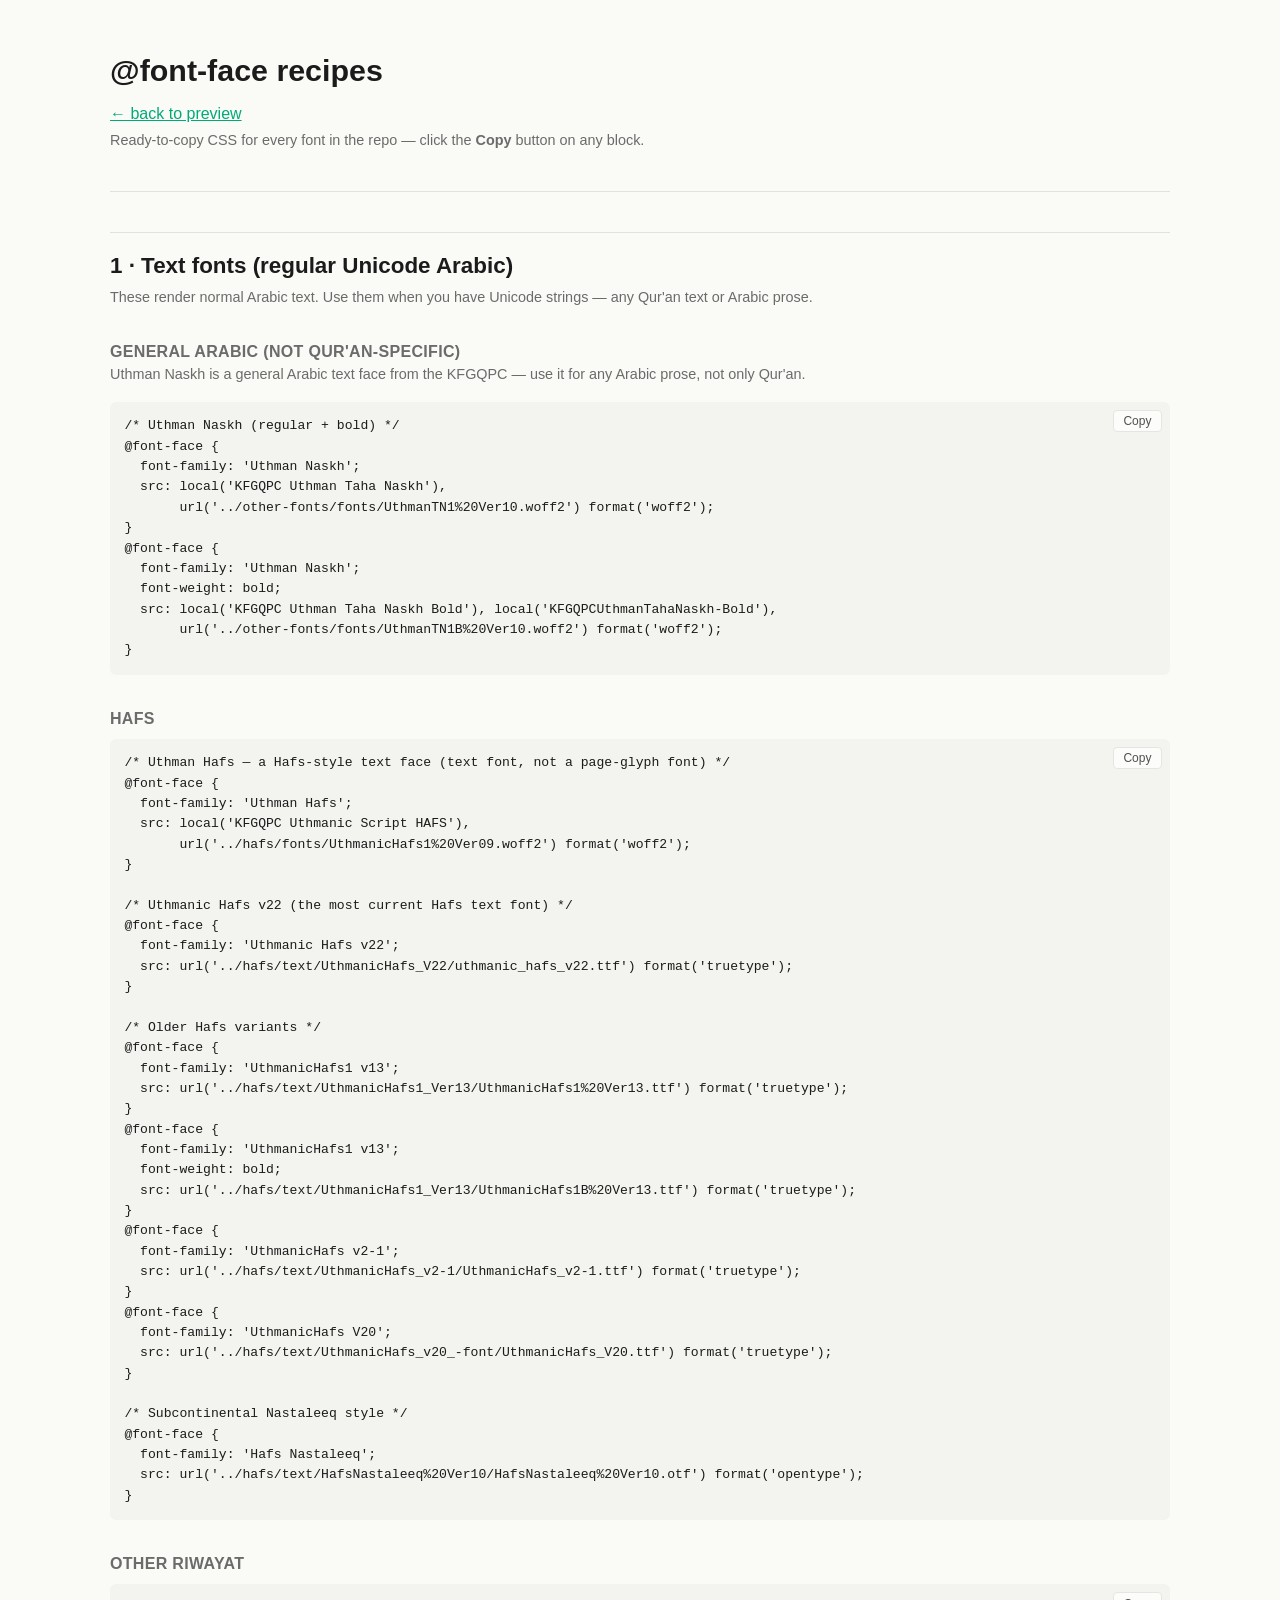
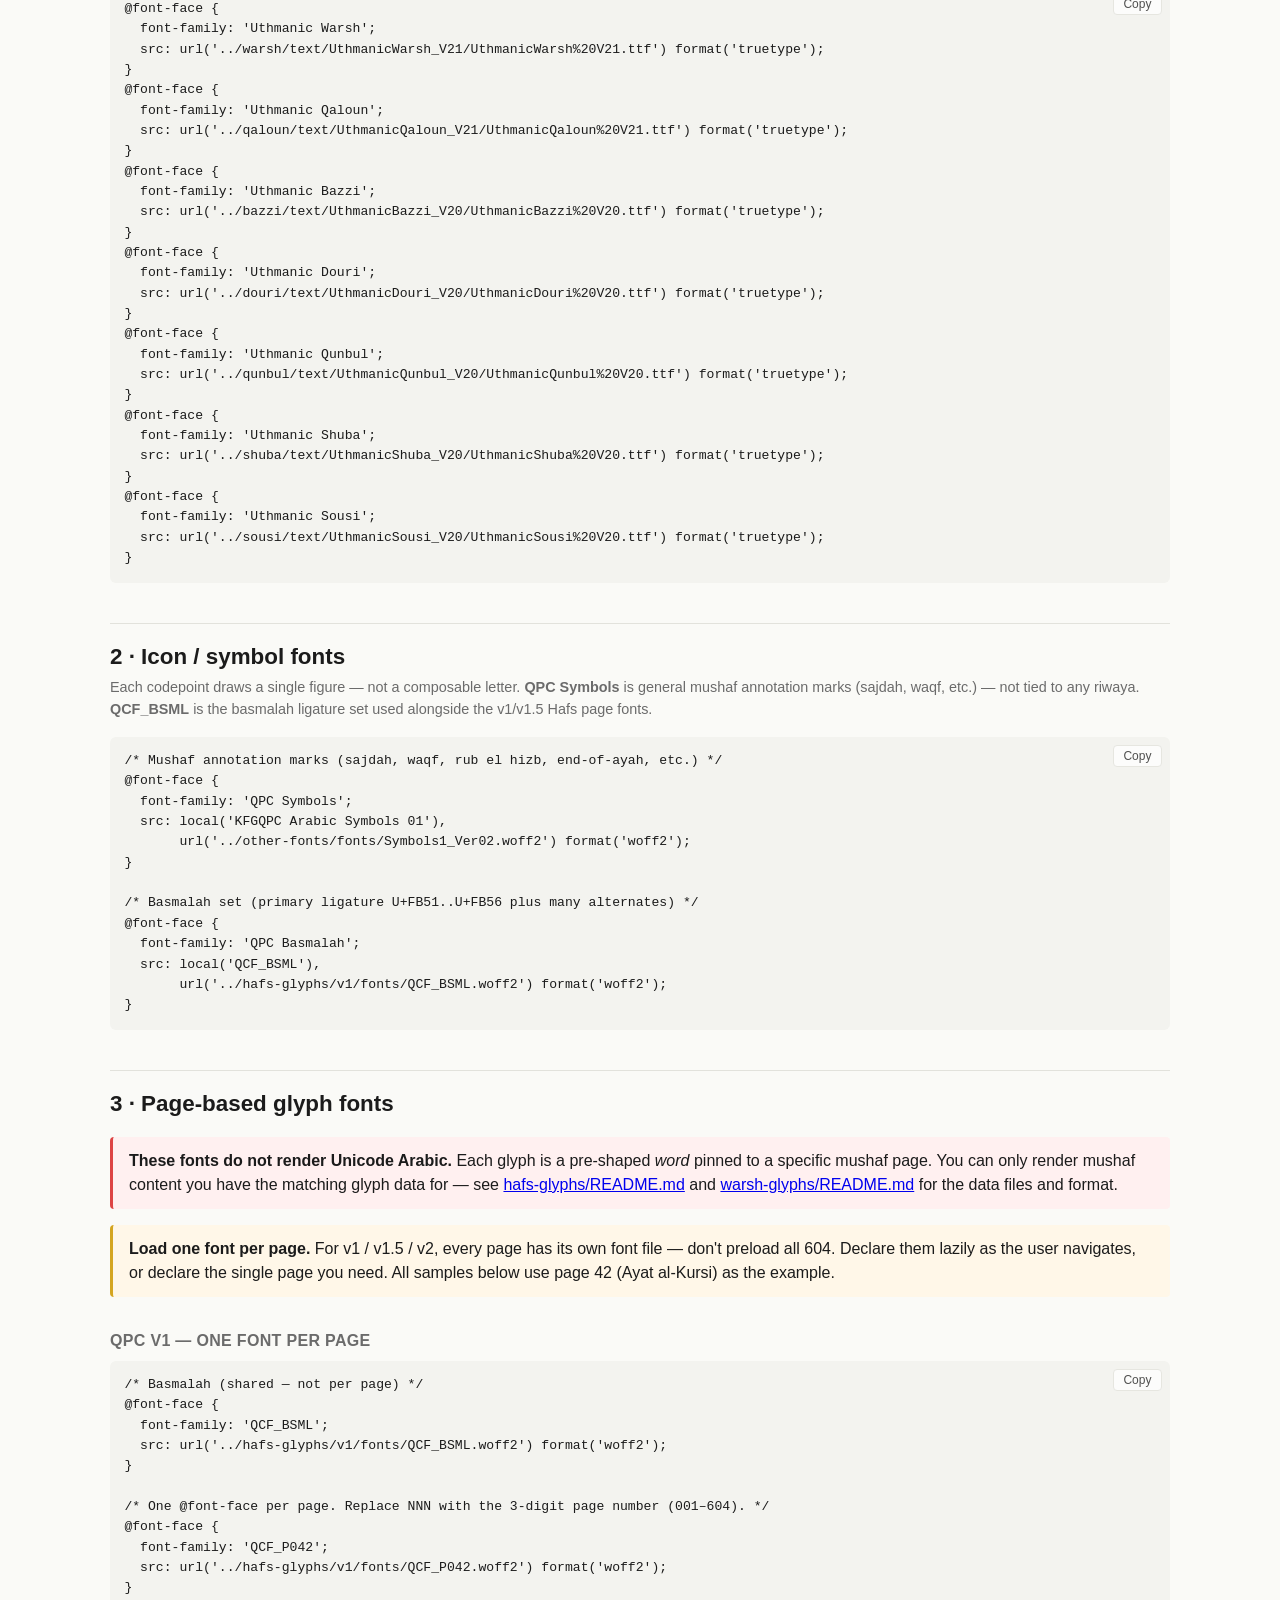
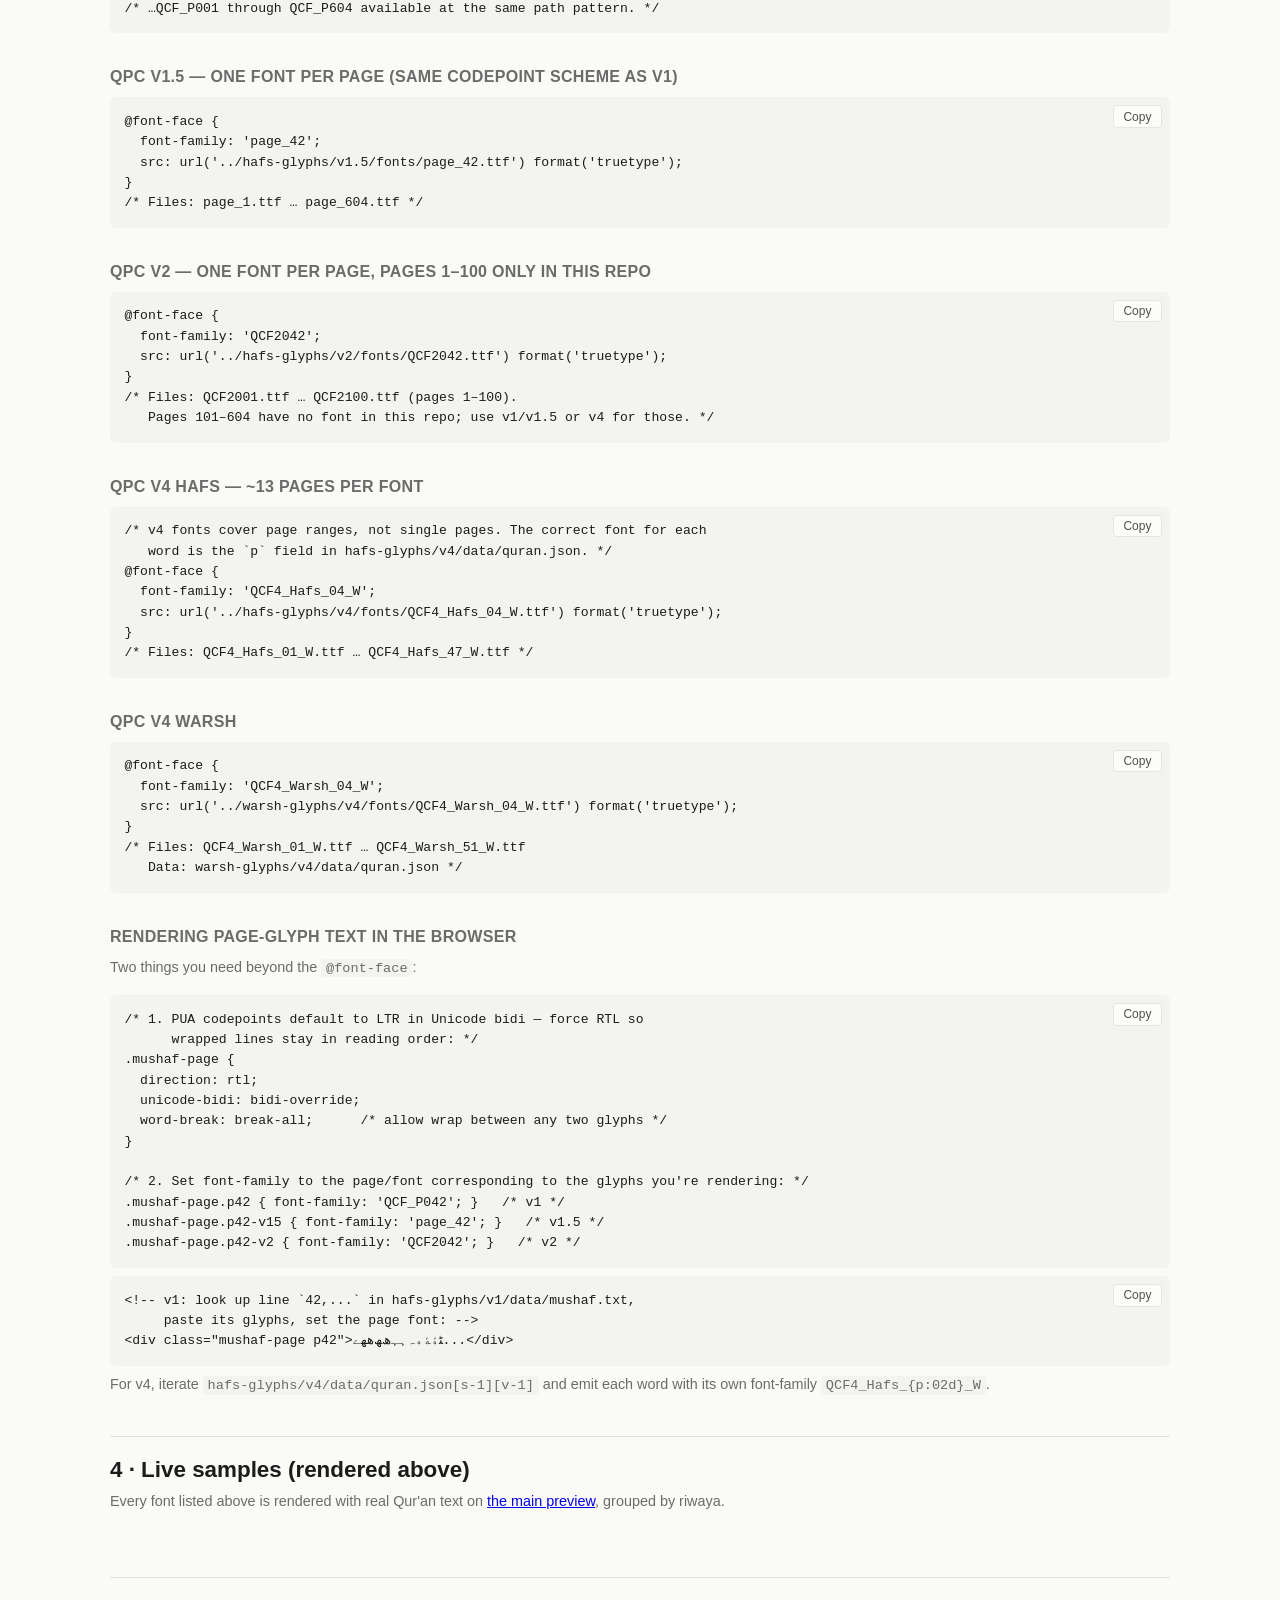
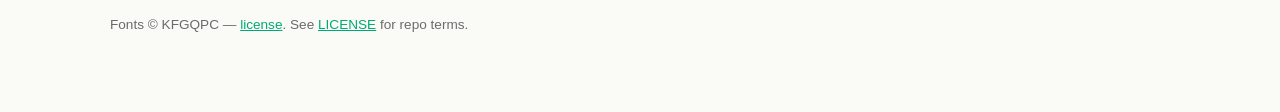
<file: docs/demo.html>
<!doctype html>
<html lang="en">
<head>
<meta charset="utf-8">
<meta name="viewport" content="width=device-width, initial-scale=1">
<title>QPC Fonts — @font-face recipes</title>
<link rel="stylesheet" href="assets/preview.css">
<style>
.codeblock { position: relative; margin: 0.5rem 0; }
.codeblock pre { background: #f3f3ef; border-radius: 6px; padding: 0.9rem 0.9rem 0.9rem 0.9rem; overflow-x: auto; font-size: 0.82rem; line-height: 1.55; margin: 0; }
.codeblock .copy {
  position: absolute; top: 0.5rem; right: 0.5rem;
  background: #fff; border: 1px solid var(--border); color: var(--ink);
  padding: 0.2rem 0.6rem; font-size: 0.75rem; border-radius: 4px;
  cursor: pointer; opacity: 0.75;
}
.codeblock .copy:hover { opacity: 1; border-color: var(--accent); color: var(--accent); }
.codeblock .copy.copied { background: var(--accent); color: #fff; border-color: var(--accent); opacity: 1; }
code { background: #f3f3ef; padding: 0.1rem 0.3rem; border-radius: 3px; font-size: 0.85rem; }
.callout { background: #fff7e8; border-left: 3px solid #d4a520; padding: 0.75rem 1rem; margin: 1rem 0; border-radius: 4px; }
.callout.warn { background: #fff0f0; border-left-color: #d44; }
h3 { margin-top: 2rem; }
</style>
</head>
<body>

<header>
  <h1>@font-face recipes</h1>
  <p><a href="index.html">← back to preview</a></p>
  <p class="muted">Ready-to-copy CSS for every font in the repo — click the <strong>Copy</strong> button on any block.</p>
</header>

<section class="riwaya">
  <h2>1 · Text fonts (regular Unicode Arabic)</h2>
  <p class="muted">These render normal Arabic text. Use them when you have Unicode strings — any Qur'an text or Arabic prose.</p>

  <h3>General Arabic (not Qur'an-specific)</h3>
  <p class="muted" style="margin-top:-0.5rem">Uthman Naskh is a general Arabic text face from the KFGQPC — use it for any Arabic prose, not only Qur'an.</p>
<div class="codeblock"><button class="copy" type="button">Copy</button><pre>/* Uthman Naskh (regular + bold) */
@font-face {
  font-family: 'Uthman Naskh';
  src: local('KFGQPC Uthman Taha Naskh'),
       url('../other-fonts/fonts/UthmanTN1%20Ver10.woff2') format('woff2');
}
@font-face {
  font-family: 'Uthman Naskh';
  font-weight: bold;
  src: local('KFGQPC Uthman Taha Naskh Bold'), local('KFGQPCUthmanTahaNaskh-Bold'),
       url('../other-fonts/fonts/UthmanTN1B%20Ver10.woff2') format('woff2');
}</pre></div>

  <h3>Hafs</h3>
<div class="codeblock"><button class="copy" type="button">Copy</button><pre>/* Uthman Hafs — a Hafs-style text face (text font, not a page-glyph font) */
@font-face {
  font-family: 'Uthman Hafs';
  src: local('KFGQPC Uthmanic Script HAFS'),
       url('../hafs/fonts/UthmanicHafs1%20Ver09.woff2') format('woff2');
}

/* Uthmanic Hafs v22 (the most current Hafs text font) */
@font-face {
  font-family: 'Uthmanic Hafs v22';
  src: url('../hafs/text/UthmanicHafs_V22/uthmanic_hafs_v22.ttf') format('truetype');
}

/* Older Hafs variants */
@font-face {
  font-family: 'UthmanicHafs1 v13';
  src: url('../hafs/text/UthmanicHafs1_Ver13/UthmanicHafs1%20Ver13.ttf') format('truetype');
}
@font-face {
  font-family: 'UthmanicHafs1 v13';
  font-weight: bold;
  src: url('../hafs/text/UthmanicHafs1_Ver13/UthmanicHafs1B%20Ver13.ttf') format('truetype');
}
@font-face {
  font-family: 'UthmanicHafs v2-1';
  src: url('../hafs/text/UthmanicHafs_v2-1/UthmanicHafs_v2-1.ttf') format('truetype');
}
@font-face {
  font-family: 'UthmanicHafs V20';
  src: url('../hafs/text/UthmanicHafs_v20_-font/UthmanicHafs_V20.ttf') format('truetype');
}

/* Subcontinental Nastaleeq style */
@font-face {
  font-family: 'Hafs Nastaleeq';
  src: url('../hafs/text/HafsNastaleeq%20Ver10/HafsNastaleeq%20Ver10.otf') format('opentype');
}</pre></div>

  <h3>Other riwayat</h3>
<div class="codeblock"><button class="copy" type="button">Copy</button><pre>@font-face {
  font-family: 'Uthmanic Warsh';
  src: url('../warsh/text/UthmanicWarsh_V21/UthmanicWarsh%20V21.ttf') format('truetype');
}
@font-face {
  font-family: 'Uthmanic Qaloun';
  src: url('../qaloun/text/UthmanicQaloun_V21/UthmanicQaloun%20V21.ttf') format('truetype');
}
@font-face {
  font-family: 'Uthmanic Bazzi';
  src: url('../bazzi/text/UthmanicBazzi_V20/UthmanicBazzi%20V20.ttf') format('truetype');
}
@font-face {
  font-family: 'Uthmanic Douri';
  src: url('../douri/text/UthmanicDouri_V20/UthmanicDouri%20V20.ttf') format('truetype');
}
@font-face {
  font-family: 'Uthmanic Qunbul';
  src: url('../qunbul/text/UthmanicQunbul_V20/UthmanicQunbul%20V20.ttf') format('truetype');
}
@font-face {
  font-family: 'Uthmanic Shuba';
  src: url('../shuba/text/UthmanicShuba_V20/UthmanicShuba%20V20.ttf') format('truetype');
}
@font-face {
  font-family: 'Uthmanic Sousi';
  src: url('../sousi/text/UthmanicSousi_V20/UthmanicSousi%20V20.ttf') format('truetype');
}</pre></div>
</section>

<section class="riwaya">
  <h2>2 · Icon / symbol fonts</h2>
  <p class="muted">Each codepoint draws a single figure — not a composable letter. <strong>QPC Symbols</strong> is general mushaf annotation marks (sajdah, waqf, etc.) — not tied to any riwaya. <strong>QCF_BSML</strong> is the basmalah ligature set used alongside the v1/v1.5 Hafs page fonts.</p>
<div class="codeblock"><button class="copy" type="button">Copy</button><pre>/* Mushaf annotation marks (sajdah, waqf, rub el hizb, end-of-ayah, etc.) */
@font-face {
  font-family: 'QPC Symbols';
  src: local('KFGQPC Arabic Symbols 01'),
       url('../other-fonts/fonts/Symbols1_Ver02.woff2') format('woff2');
}

/* Basmalah set (primary ligature U+FB51..U+FB56 plus many alternates) */
@font-face {
  font-family: 'QPC Basmalah';
  src: local('QCF_BSML'),
       url('../hafs-glyphs/v1/fonts/QCF_BSML.woff2') format('woff2');
}</pre></div>
</section>

<section class="riwaya">
  <h2>3 · Page-based glyph fonts</h2>

  <div class="callout warn">
    <strong>These fonts do not render Unicode Arabic.</strong> Each glyph is a pre-shaped <em>word</em> pinned to a specific mushaf page. You can only render mushaf content you have the matching glyph data for — see <a href="https://github.com/nuqayah/qpc-fonts/blob/master/hafs-glyphs/README.md">hafs-glyphs/README.md</a> and <a href="https://github.com/nuqayah/qpc-fonts/blob/master/warsh-glyphs/README.md">warsh-glyphs/README.md</a> for the data files and format.
  </div>

  <div class="callout">
    <strong>Load one font per page.</strong> For v1 / v1.5 / v2, every page has its own font file — don't preload all 604. Declare them lazily as the user navigates, or declare the single page you need. All samples below use page 42 (Ayat al-Kursi) as the example.
  </div>

  <h3>QPC v1 — one font per page</h3>
<div class="codeblock"><button class="copy" type="button">Copy</button><pre>/* Basmalah (shared — not per page) */
@font-face {
  font-family: 'QCF_BSML';
  src: url('../hafs-glyphs/v1/fonts/QCF_BSML.woff2') format('woff2');
}

/* One @font-face per page. Replace NNN with the 3-digit page number (001–604). */
@font-face {
  font-family: 'QCF_P042';
  src: url('../hafs-glyphs/v1/fonts/QCF_P042.woff2') format('woff2');
}
/* …QCF_P001 through QCF_P604 available at the same path pattern. */</pre></div>

  <h3>QPC v1.5 — one font per page (same codepoint scheme as v1)</h3>
<div class="codeblock"><button class="copy" type="button">Copy</button><pre>@font-face {
  font-family: 'page_42';
  src: url('../hafs-glyphs/v1.5/fonts/page_42.ttf') format('truetype');
}
/* Files: page_1.ttf … page_604.ttf */</pre></div>

  <h3>QPC v2 — one font per page, pages 1–100 only in this repo</h3>
<div class="codeblock"><button class="copy" type="button">Copy</button><pre>@font-face {
  font-family: 'QCF2042';
  src: url('../hafs-glyphs/v2/fonts/QCF2042.ttf') format('truetype');
}
/* Files: QCF2001.ttf … QCF2100.ttf (pages 1–100).
   Pages 101–604 have no font in this repo; use v1/v1.5 or v4 for those. */</pre></div>

  <h3>QPC v4 Hafs — ~13 pages per font</h3>
<div class="codeblock"><button class="copy" type="button">Copy</button><pre>/* v4 fonts cover page ranges, not single pages. The correct font for each
   word is the `p` field in hafs-glyphs/v4/data/quran.json. */
@font-face {
  font-family: 'QCF4_Hafs_04_W';
  src: url('../hafs-glyphs/v4/fonts/QCF4_Hafs_04_W.ttf') format('truetype');
}
/* Files: QCF4_Hafs_01_W.ttf … QCF4_Hafs_47_W.ttf */</pre></div>

  <h3>QPC v4 Warsh</h3>
<div class="codeblock"><button class="copy" type="button">Copy</button><pre>@font-face {
  font-family: 'QCF4_Warsh_04_W';
  src: url('../warsh-glyphs/v4/fonts/QCF4_Warsh_04_W.ttf') format('truetype');
}
/* Files: QCF4_Warsh_01_W.ttf … QCF4_Warsh_51_W.ttf
   Data: warsh-glyphs/v4/data/quran.json */</pre></div>

  <h3>Rendering page-glyph text in the browser</h3>

  <p class="muted">Two things you need beyond the <code>@font-face</code>:</p>

<div class="codeblock"><button class="copy" type="button">Copy</button><pre>/* 1. PUA codepoints default to LTR in Unicode bidi — force RTL so
      wrapped lines stay in reading order: */
.mushaf-page {
  direction: rtl;
  unicode-bidi: bidi-override;
  word-break: break-all;      /* allow wrap between any two glyphs */
}

/* 2. Set font-family to the page/font corresponding to the glyphs you're rendering: */
.mushaf-page.p42 { font-family: 'QCF_P042'; }   /* v1 */
.mushaf-page.p42-v15 { font-family: 'page_42'; }   /* v1.5 */
.mushaf-page.p42-v2 { font-family: 'QCF2042'; }   /* v2 */</pre></div>

<div class="codeblock"><button class="copy" type="button">Copy</button><pre>&lt;!-- v1: look up line `42,...` in hafs-glyphs/v1/data/mushaf.txt,
     paste its glyphs, set the page font: --&gt;
&lt;div class="mushaf-page p42"&gt;ﮣﮤﮥﮦﮧﮨﮩﮪﮫﮬﮭﮮ...&lt;/div&gt;</pre></div>

  <p class="muted">For v4, iterate <code>hafs-glyphs/v4/data/quran.json[s-1][v-1]</code> and emit each word with its own font-family <code>QCF4_Hafs_{p:02d}_W</code>.</p>
</section>

<section class="riwaya">
  <h2>4 · Live samples (rendered above)</h2>
  <p class="muted">Every font listed above is rendered with real Qur'an text on <a href="index.html">the main preview</a>, grouped by riwaya.</p>
</section>

<footer>
  <p>Fonts © KFGQPC — <a href="http://dm.qurancomplex.gov.sa/copyright-2/">license</a>. See <a href="https://github.com/nuqayah/qpc-fonts/blob/master/LICENSE">LICENSE</a> for repo terms.</p>
</footer>

<script>
document.querySelectorAll('.codeblock').forEach(block => {
  const btn = block.querySelector('.copy');
  const pre = block.querySelector('pre');
  btn.addEventListener('click', async () => {
    try {
      await navigator.clipboard.writeText(pre.textContent);
      btn.textContent = 'Copied';
      btn.classList.add('copied');
      setTimeout(() => { btn.textContent = 'Copy'; btn.classList.remove('copied'); }, 1400);
    } catch {
      btn.textContent = 'Select & copy manually';
    }
  });
});
</script>

</body>
</html>
</file>
<file: docs/assets/preview.css>
:root {
  --bg: #fafaf7;
  --ink: #1b1b1b;
  --muted: #6b6b6b;
  --accent: #0a7;
  --border: #e2e2dc;
  --card: #fff;
}

* { box-sizing: border-box; }

html { background: var(--bg); color: var(--ink); }

body {
  font-family: -apple-system, BlinkMacSystemFont, "Segoe UI", Roboto, sans-serif;
  line-height: 1.5;
  margin: 0;
  padding: 0 1.25rem 4rem;
  max-width: 1100px;
  margin-inline: auto;
}

header {
  padding: 3rem 0 1.5rem;
  border-bottom: 1px solid var(--border);
  margin-bottom: 2rem;
}

h1 { margin: 0; font-size: 1.9rem; }
h1 .ar { font-family: 'Uthman Naskh', serif; font-size: 2.2rem; display: inline-block; margin-left: 0.5rem; }
header p { color: var(--muted); margin: 0.5rem 0 0; }
header a { color: var(--accent); }

nav {
  margin: 1.25rem 0 0;
  display: flex;
  flex-wrap: wrap;
  gap: 0.5rem;
}
nav a {
  background: var(--card);
  border: 1px solid var(--border);
  padding: 0.35rem 0.75rem;
  border-radius: 999px;
  text-decoration: none;
  color: var(--ink);
  font-size: 0.85rem;
}
nav a:hover { border-color: var(--accent); color: var(--accent); }

section.riwaya {
  margin: 2.5rem 0;
  padding-top: 1rem;
  border-top: 1px solid var(--border);
}

h2 {
  font-size: 1.4rem;
  margin: 0 0 0.25rem;
  display: flex;
  align-items: baseline;
  gap: 0.75rem;
}
h2 .count {
  font-size: 0.8rem;
  color: var(--muted);
  font-weight: normal;
}

h3 {
  font-size: 1rem;
  color: var(--muted);
  margin: 1.5rem 0 0.5rem;
  font-weight: 600;
  letter-spacing: 0.02em;
  text-transform: uppercase;
}

.card {
  background: var(--card);
  border: 1px solid var(--border);
  border-radius: 10px;
  padding: 1.25rem;
  margin: 0.75rem 0;
}
.card .meta {
  display: flex;
  justify-content: space-between;
  align-items: baseline;
  margin-bottom: 0.75rem;
  gap: 1rem;
  flex-wrap: wrap;
}
.card .family { font-weight: 600; }
.card .path { color: var(--muted); font-size: 0.8rem; font-family: ui-monospace, SFMono-Regular, Menlo, monospace; }

.sample {
  font-size: 2rem;
  line-height: 1.9;
  direction: rtl;
  text-align: right;
  padding: 0.5rem 0;
  min-height: 3rem;
}
.sample-large { font-size: 3rem; line-height: 2.1; }

details {
  margin-top: 0.75rem;
  border-top: 1px dashed var(--border);
  padding-top: 0.75rem;
}
details summary { cursor: pointer; color: var(--muted); font-size: 0.85rem; }
details pre {
  background: #f3f3ef;
  border-radius: 6px;
  padding: 0.75rem;
  overflow-x: auto;
  font-size: 0.8rem;
  margin: 0.5rem 0 0;
}

footer {
  margin-top: 4rem;
  padding-top: 1.5rem;
  border-top: 1px solid var(--border);
  color: var(--muted);
  font-size: 0.85rem;
}
footer a { color: var(--accent); }

/* Variant dropdown */
.variant-row {
  display: flex;
  align-items: center;
  gap: 0.5rem;
  margin: 0.75rem 0 0.25rem;
  font-size: 0.9rem;
  color: var(--muted);
}
.variant-row select {
  padding: 0.35rem 0.6rem;
  border: 1px solid var(--border);
  border-radius: 6px;
  background: var(--card);
  font-size: 0.9rem;
  min-width: 18rem;
  max-width: 100%;
  font-family: inherit;
}

/* Inline muted helper paragraphs */
.muted { color: var(--muted); font-size: 0.9rem; margin: 0.25rem 0 1rem; }

/* Note fallback inside cards (when no glyph/text data is available) */
.card .note {
  color: var(--muted);
  font-size: 0.9rem;
  padding: 1rem 0;
  font-style: italic;
}

/* Page-glyph sample: each PUA glyph is one word.
   PUA codepoints are LTR by default in Unicode bidi — force them to
   render in RTL visual order so line wrapping matches reading order. */
.sample-glyph {
  direction: rtl;
  unicode-bidi: bidi-override;
  word-break: break-all;
  overflow-wrap: anywhere;
  text-align: center;
  line-height: 2;
}

/* Glyph grid for other-fonts tables */
.glyph-grid {
  display: grid;
  grid-template-columns: repeat(auto-fill, minmax(5.5rem, 1fr));
  gap: 0.4rem;
  margin: 0.75rem 0;
}
.glyph {
  border: 1px solid var(--border);
  border-radius: 6px;
  padding: 0.5rem 0.25rem;
  text-align: center;
  background: var(--bg);
  overflow: hidden;            /* clip any residual bleed */
}
.glyph .g {
  font-size: 1.8rem;
  line-height: 1.2;
  min-height: 2.2rem;
  max-width: 100%;
  display: flex;
  align-items: center;
  justify-content: center;
  overflow: hidden;
}
.glyph .g > span {
  display: inline-block;
  transform-origin: center;    /* JS sets `transform: scale(...)` when too wide */
  white-space: nowrap;
}
.glyph .cp {
  font-family: ui-monospace, SFMono-Regular, Menlo, monospace;
  font-size: 0.7rem;
  color: var(--muted);
  margin-top: 0.25rem;
}
.glyph .lbl {
  font-size: 0.65rem;
  color: var(--muted);
  margin-top: 0.15rem;
  line-height: 1.2;
}
</file>
